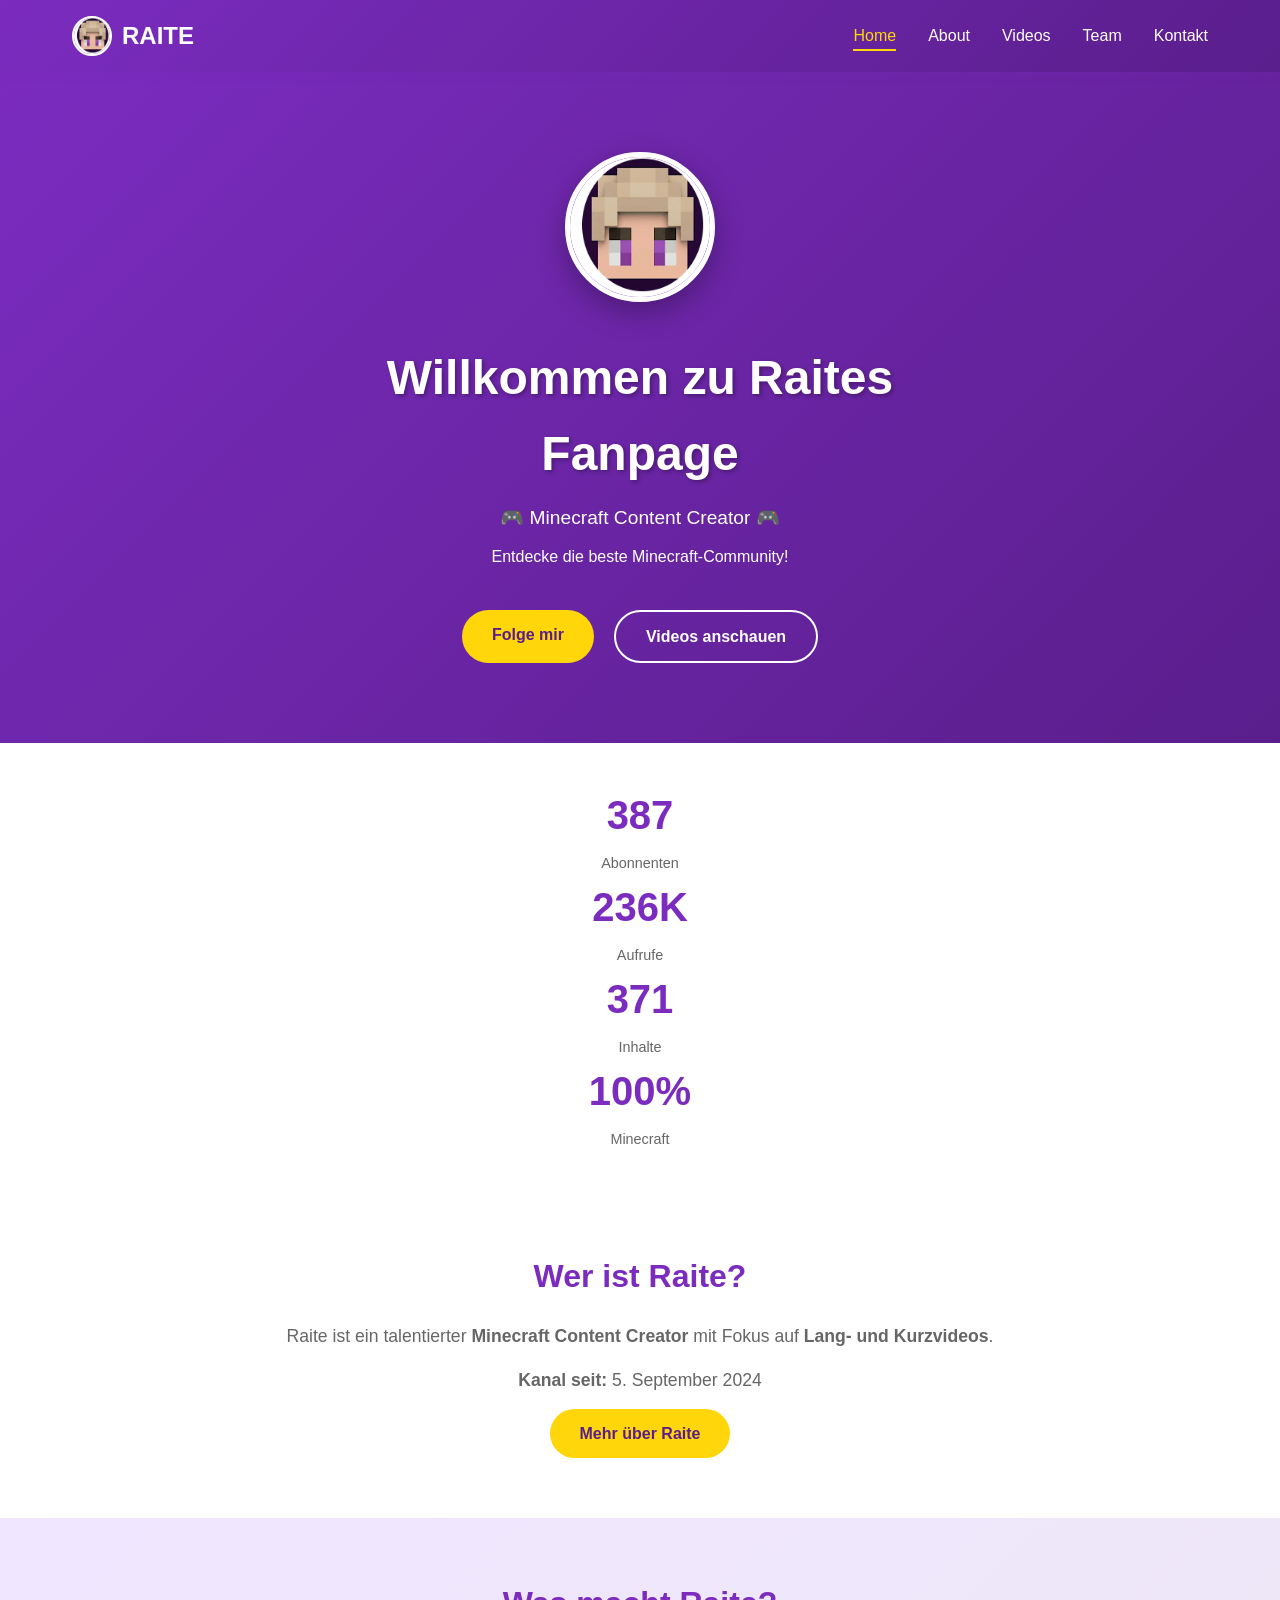
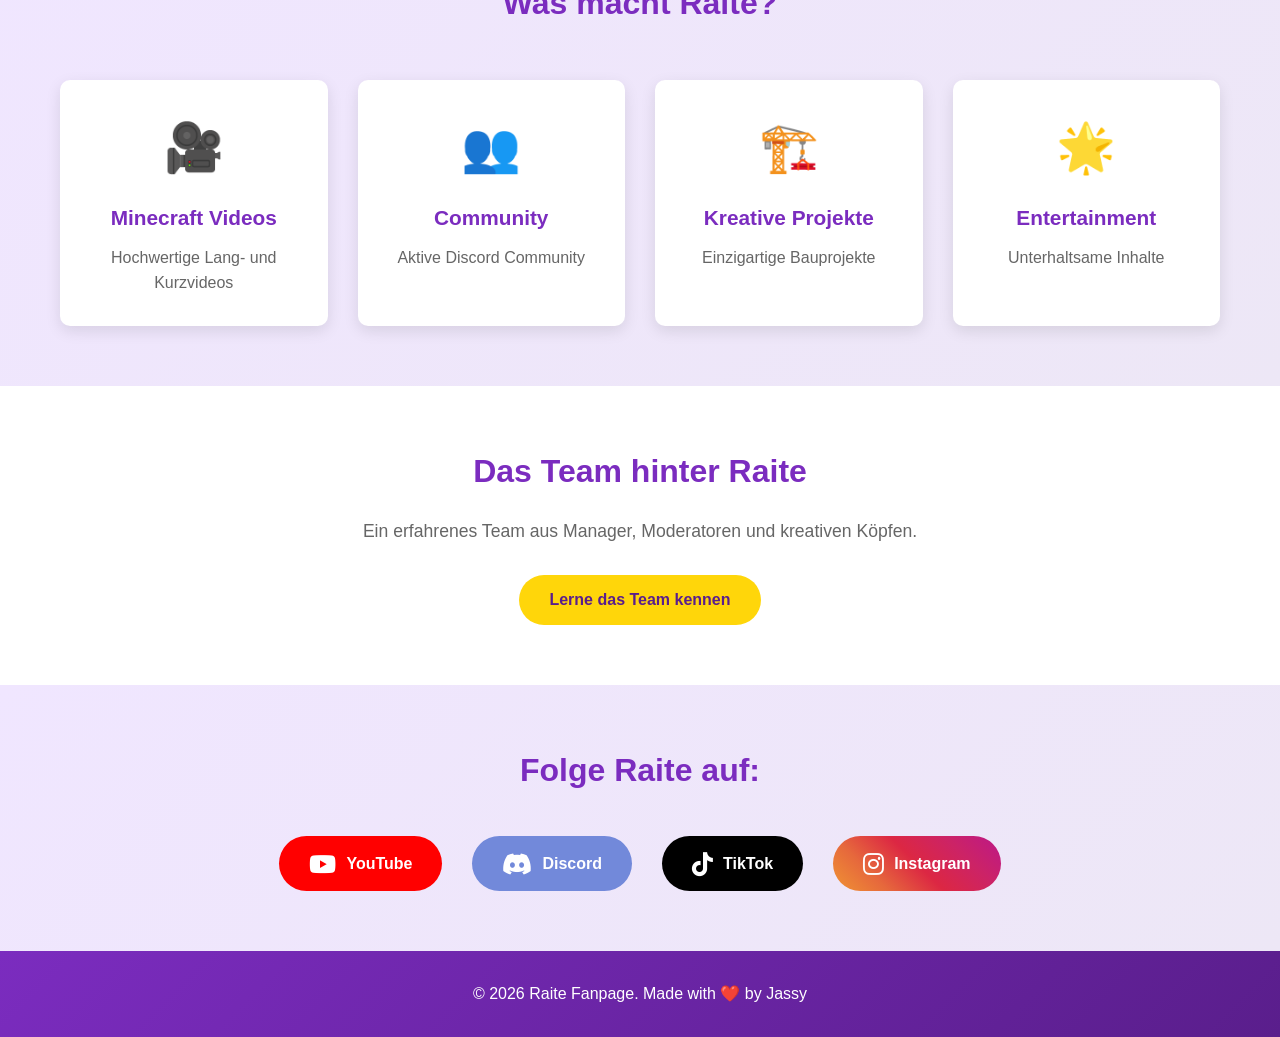
<file: index.html>
<!DOCTYPE html>
<html lang="de">
<head>
    <meta charset="UTF-8">
    <meta name="viewport" content="width=device-width, initial-scale=1.0">
    <title>Raite - Fanpage</title>
    <link rel="stylesheet" href="style.css">
    <link rel="stylesheet" href="https://cdnjs.cloudflare.com/ajax/libs/font-awesome/6.4.0/css/all.min.css">
</head>
<body>
    <nav class="navbar">
        <div class="nav-container">
            <div class="nav-logo">
                <img src="raite-logo.png" alt="Raite Logo" class="logo-img">
                <span>RAITE</span>
            </div>
            <ul class="nav-menu">
                <li><a href="index.html" class="nav-link active">Home</a></li>
                <li><a href="about.html" class="nav-link">About</a></li>
                <li><a href="videos.html" class="nav-link">Videos</a></li>
                <li><a href="team.html" class="nav-link">Team</a></li>
                <li><a href="contact.html" class="nav-link">Kontakt</a></li>
            </ul>
            <div class="hamburger">
                <span></span>
                <span></span>
                <span></span>
            </div>
        </div>
    </nav>

    <section class="hero">
        <div class="hero-content">
            <img src="raite-logo.png" alt="Raite" class="hero-image">
            <h1>Willkommen zu Raites Fanpage</h1>
            <p>🎮 Minecraft Content Creator 🎮</p>
            <p class="hero-subtitle">Entdecke die beste Minecraft-Community!</p>
            <div class="hero-buttons">
                <a href="#social" class="btn btn-primary">Folge mir</a>
                <a href="videos.html" class="btn btn-secondary">Videos anschauen</a>
            </div>
        </div>
    </section>

    <section class="quick-stats">
        <div class="container">
            <div class="stat-item">
                <span class="stat-number">387</span>
                <span class="stat-label">Abonnenten</span>
            </div>
            <div class="stat-item">
                <span class="stat-number">236K</span>
                <span class="stat-label">Aufrufe</span>
            </div>
            <div class="stat-item">
                <span class="stat-number">371</span>
                <span class="stat-label">Inhalte</span>
            </div>
            <div class="stat-item">
                <span class="stat-number">100%</span>
                <span class="stat-label">Minecraft</span>
            </div>
        </div>
    </section>

    <section class="about-preview">
        <div class="container">
            <h2>Wer ist Raite?</h2>
            <p>Raite ist ein talentierter <strong>Minecraft Content Creator</strong> mit Fokus auf <strong>Lang- und Kurzvideos</strong>.</p>
            <p><strong>Kanal seit:</strong> 5. September 2024</p>
            <a href="about.html" class="btn btn-primary">Mehr über Raite</a>
        </div>
    </section>

    <section class="features-home">
        <div class="container">
            <h2>Was macht Raite?</h2>
            <div class="features-home-grid">
                <div class="feature-home-card">
                    <div class="feature-home-icon">🎥</div>
                    <h3>Minecraft Videos</h3>
                    <p>Hochwertige Lang- und Kurzvideos</p>
                </div>
                <div class="feature-home-card">
                    <div class="feature-home-icon">👥</div>
                    <h3>Community</h3>
                    <p>Aktive Discord Community</p>
                </div>
                <div class="feature-home-card">
                    <div class="feature-home-icon">🏗️</div>
                    <h3>Kreative Projekte</h3>
                    <p>Einzigartige Bauprojekte</p>
                </div>
                <div class="feature-home-card">
                    <div class="feature-home-icon">🌟</div>
                    <h3>Entertainment</h3>
                    <p>Unterhaltsame Inhalte</p>
                </div>
            </div>
        </div>
    </section>

    <section class="team-preview">
        <div class="container">
            <h2>Das Team hinter Raite</h2>
            <p>Ein erfahrenes Team aus Manager, Moderatoren und kreativen Köpfen.</p>
            <a href="team.html" class="btn btn-primary">Lerne das Team kennen</a>
        </div>
    </section>

    <section class="social" id="social">
        <div class="container">
            <h2>Folge Raite auf:</h2>
            <div class="social-links">
                <a href="https://www.youtube.com/@raite_og" target="_blank" class="social-btn youtube">
                    <i class="fab fa-youtube"></i> YouTube
                </a>
                <a href="https://discord.gg/ZVHypbQXDA" target="_blank" class="social-btn discord">
                    <i class="fab fa-discord"></i> Discord
                </a>
                <a href="https://tiktok.com/@raite_ogyt?_r=1&_t=ZG-95JbChADWHg" target="_blank" class="social-btn tiktok">
                    <i class="fab fa-tiktok"></i> TikTok
                </a>
                <a href="https://instagram.com/raite_og?igsh=ZHF6MzBkODdyaTN5&utm_source=qr" target="_blank" class="social-btn instagram">
                    <i class="fab fa-instagram"></i> Instagram
                </a>
            </div>
        </div>
    </section>

    <footer class="footer">
        <p>&copy; 2026 Raite Fanpage. Made with ❤️ by Jassy</p>
    </footer>

    <script src="script.js"></script>
</body>
</html>
</file>
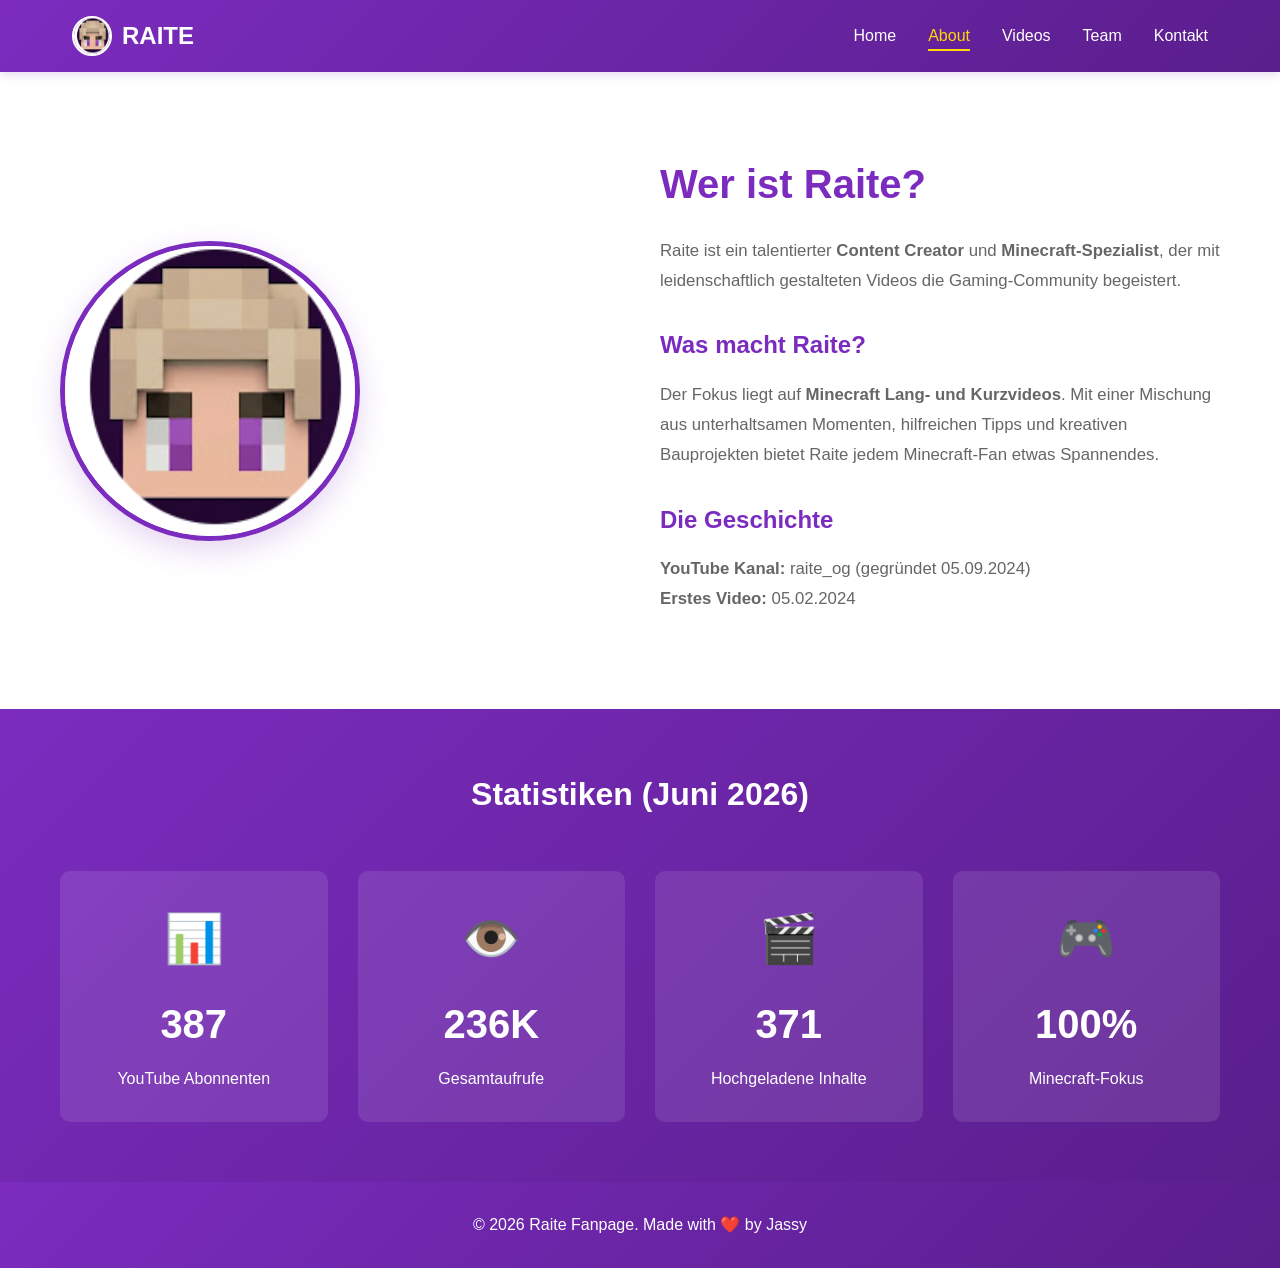
<file: about.html>
<!DOCTYPE html>
<html lang="de">
<head>
    <meta charset="UTF-8">
    <meta name="viewport" content="width=device-width, initial-scale=1.0">
    <title>Über Raite - Fanpage</title>
    <link rel="stylesheet" href="style.css">
    <link rel="stylesheet" href="https://cdnjs.cloudflare.com/ajax/libs/font-awesome/6.4.0/css/all.min.css">
</head>
<body>
    <nav class="navbar">
        <div class="nav-container">
            <div class="nav-logo">
                <img src="raite-logo.png" alt="Raite Logo" class="logo-img">
                <span>RAITE</span>
            </div>
            <ul class="nav-menu">
                <li><a href="index.html" class="nav-link">Home</a></li>
                <li><a href="about.html" class="nav-link active">About</a></li>
                <li><a href="videos.html" class="nav-link">Videos</a></li>
                <li><a href="team.html" class="nav-link">Team</a></li>
                <li><a href="contact.html" class="nav-link">Kontakt</a></li>
            </ul>
            <div class="hamburger"><span></span><span></span><span></span></div>
        </div>
    </nav>

    <section class="about-section">
        <div class="container">
            <div class="about-content">
                <img src="raite-logo.png" alt="Raite" class="about-image">
                <div class="about-text">
                    <h1>Wer ist Raite?</h1>
                    <p>Raite ist ein talentierter <strong>Content Creator</strong> und <strong>Minecraft-Spezialist</strong>, der mit leidenschaftlich gestalteten Videos die Gaming-Community begeistert.</p>
                    
                    <h2>Was macht Raite?</h2>
                    <p>Der Fokus liegt auf <strong>Minecraft Lang- und Kurzvideos</strong>. Mit einer Mischung aus unterhaltsamen Momenten, hilfreichen Tipps und kreativen Bauprojekten bietet Raite jedem Minecraft-Fan etwas Spannendes.</p>
                    
                    <h2>Die Geschichte</h2>
                    <p><strong>YouTube Kanal:</strong> raite_og (gegründet 05.09.2024)<br>
                    <strong>Erstes Video:</strong> 05.02.2024</p>
                </div>
            </div>
        </div>
    </section>

    <section class="stats">
        <div class="container">
            <h2 style="text-align: center; color: white; margin-bottom: 50px; font-size: 2rem;">Statistiken (Juni 2026)</h2>
            <div class="stats-grid">
                <div class="stat-box">
                    <div class="stat-icon">📊</div>
                    <div class="stat-number">387</div>
                    <p>YouTube Abonnenten</p>
                </div>
                <div class="stat-box">
                    <div class="stat-icon">👁️</div>
                    <div class="stat-number">236K</div>
                    <p>Gesamtaufrufe</p>
                </div>
                <div class="stat-box">
                    <div class="stat-icon">🎬</div>
                    <div class="stat-number">371</div>
                    <p>Hochgeladene Inhalte</p>
                </div>
                <div class="stat-box">
                    <div class="stat-icon">🎮</div>
                    <div class="stat-number">100%</div>
                    <p>Minecraft-Fokus</p>
                </div>
            </div>
        </div>
    </section>

    <footer class="footer">
        <p>&copy; 2026 Raite Fanpage. Made with ❤️ by Jassy</p>
    </footer>

    <script src="script.js"></script>
</body>
</html>
</file>
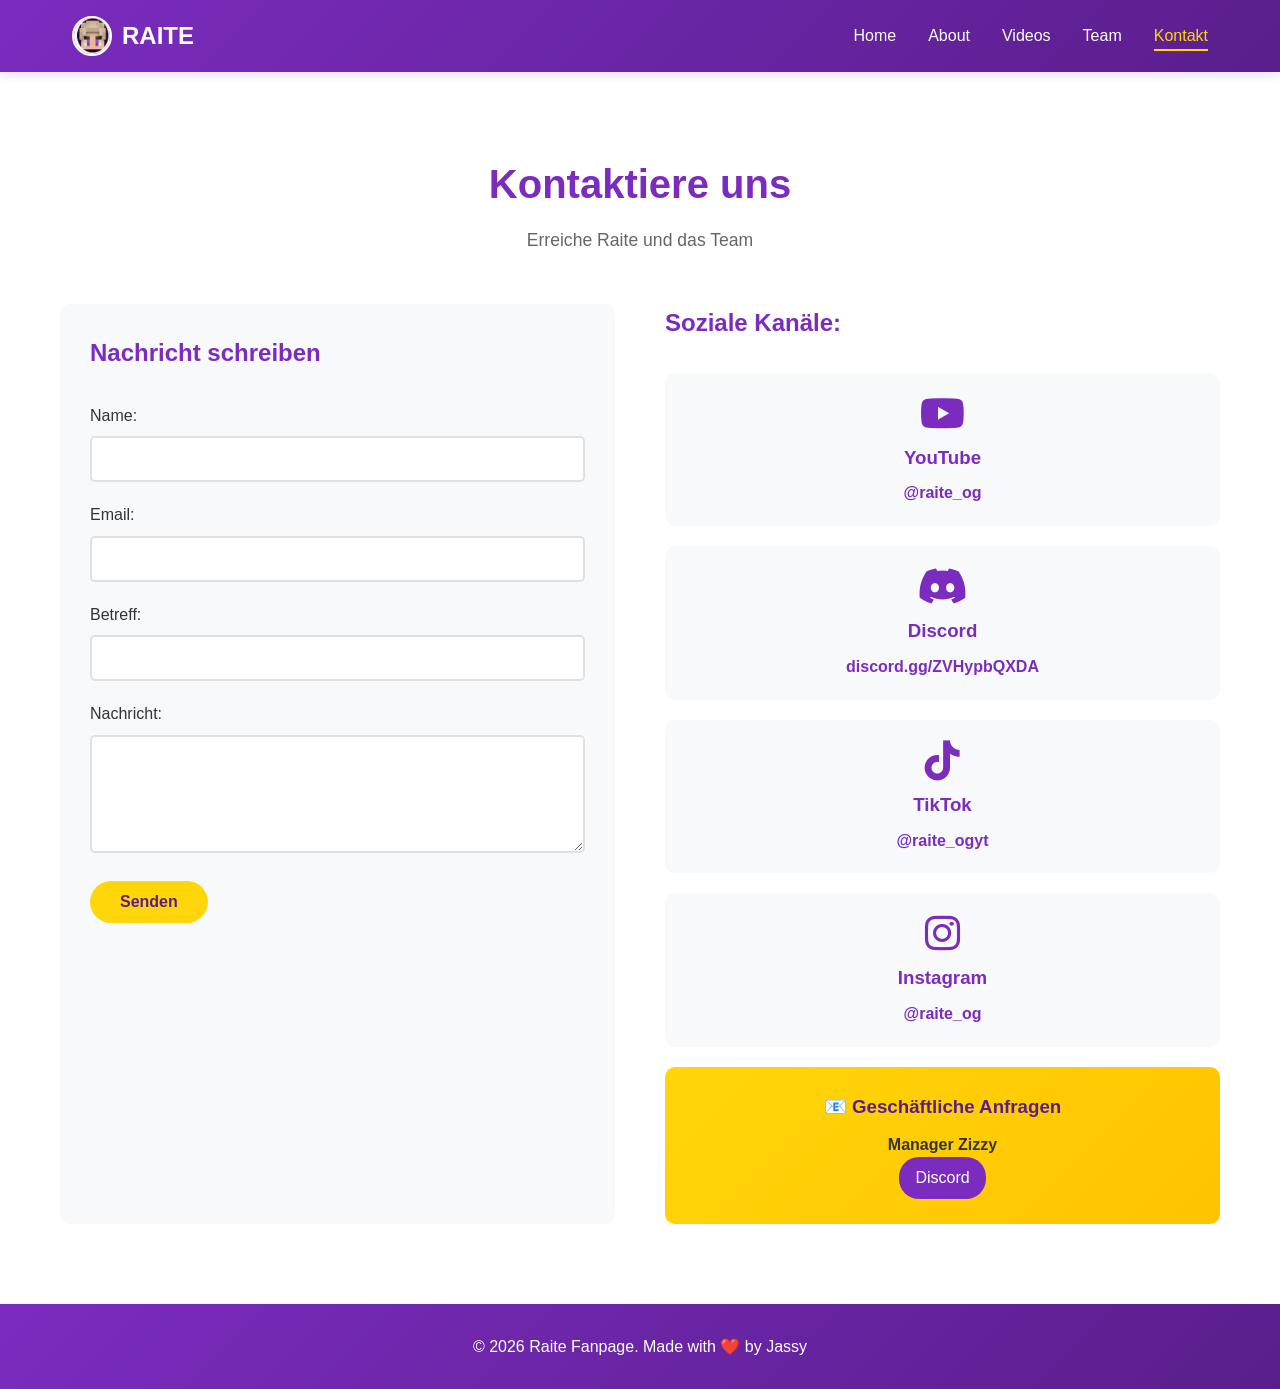
<file: contact.html>
<!DOCTYPE html>
<html lang="de">
<head>
    <meta charset="UTF-8">
    <meta name="viewport" content="width=device-width, initial-scale=1.0">
    <title>Kontakt - Raite Fanpage</title>
    <link rel="stylesheet" href="style.css">
    <link rel="stylesheet" href="https://cdnjs.cloudflare.com/ajax/libs/font-awesome/6.4.0/css/all.min.css">
</head>
<body>
    <nav class="navbar">
        <div class="nav-container">
            <div class="nav-logo">
                <img src="raite-logo.png" alt="Raite Logo" class="logo-img">
                <span>RAITE</span>
            </div>
            <ul class="nav-menu">
                <li><a href="index.html" class="nav-link">Home</a></li>
                <li><a href="about.html" class="nav-link">About</a></li>
                <li><a href="videos.html" class="nav-link">Videos</a></li>
                <li><a href="team.html" class="nav-link">Team</a></li>
                <li><a href="contact.html" class="nav-link active">Kontakt</a></li>
            </ul>
            <div class="hamburger"><span></span><span></span><span></span></div>
        </div>
    </nav>

    <section class="contact-section">
        <div class="container">
            <h1>Kontaktiere uns</h1>
            <p class="subtitle">Erreiche Raite und das Team</p>
            
            <div class="contact-content">
                <div class="contact-form">
                    <h2>Nachricht schreiben</h2>
                    <form>
                        <div class="form-group">
                            <label for="name">Name:</label>
                            <input type="text" id="name" name="name" required>
                        </div>
                        <div class="form-group">
                            <label for="email">Email:</label>
                            <input type="email" id="email" name="email" required>
                        </div>
                        <div class="form-group">
                            <label for="subject">Betreff:</label>
                            <input type="text" id="subject" name="subject" required>
                        </div>
                        <div class="form-group">
                            <label for="message">Nachricht:</label>
                            <textarea id="message" name="message" rows="5" required></textarea>
                        </div>
                        <button type="submit" class="btn btn-primary">Senden</button>
                    </form>
                </div>

                <div class="contact-info">
                    <h2>Soziale Kanäle:</h2>
                    <div class="contact-methods">
                        <div class="method">
                            <i class="fab fa-youtube"></i>
                            <h3>YouTube</h3>
                            <a href="https://www.youtube.com/@raite_og" target="_blank" class="method-link">@raite_og</a>
                        </div>
                        <div class="method">
                            <i class="fab fa-discord"></i>
                            <h3>Discord</h3>
                            <a href="https://discord.gg/ZVHypbQXDA" target="_blank" class="method-link">discord.gg/ZVHypbQXDA</a>
                        </div>
                        <div class="method">
                            <i class="fab fa-tiktok"></i>
                            <h3>TikTok</h3>
                            <a href="https://tiktok.com/@raite_ogyt?_r=1&_t=ZG-95JbChADWHg" target="_blank" class="method-link">@raite_ogyt</a>
                        </div>
                        <div class="method">
                            <i class="fab fa-instagram"></i>
                            <h3>Instagram</h3>
                            <a href="https://instagram.com/raite_og?igsh=ZHF6MzBkODdyaTN5&utm_source=qr" target="_blank" class="method-link">@raite_og</a>
                        </div>
                    </div>

                    <div class="business-inquiry-contact">
                        <h3>📧 Geschäftliche Anfragen</h3>
                        <strong>Manager Zizzy</strong>
                        <p><a href="https://discord.gg/v5js8z9e" target="_blank">Discord</a></p>
                    </div>
                </div>
            </div>
        </div>
    </section>

    <footer class="footer">
        <p>&copy; 2026 Raite Fanpage. Made with ❤️ by Jassy</p>
    </footer>

    <script src="script.js"></script>
</body>
</html>
</file>
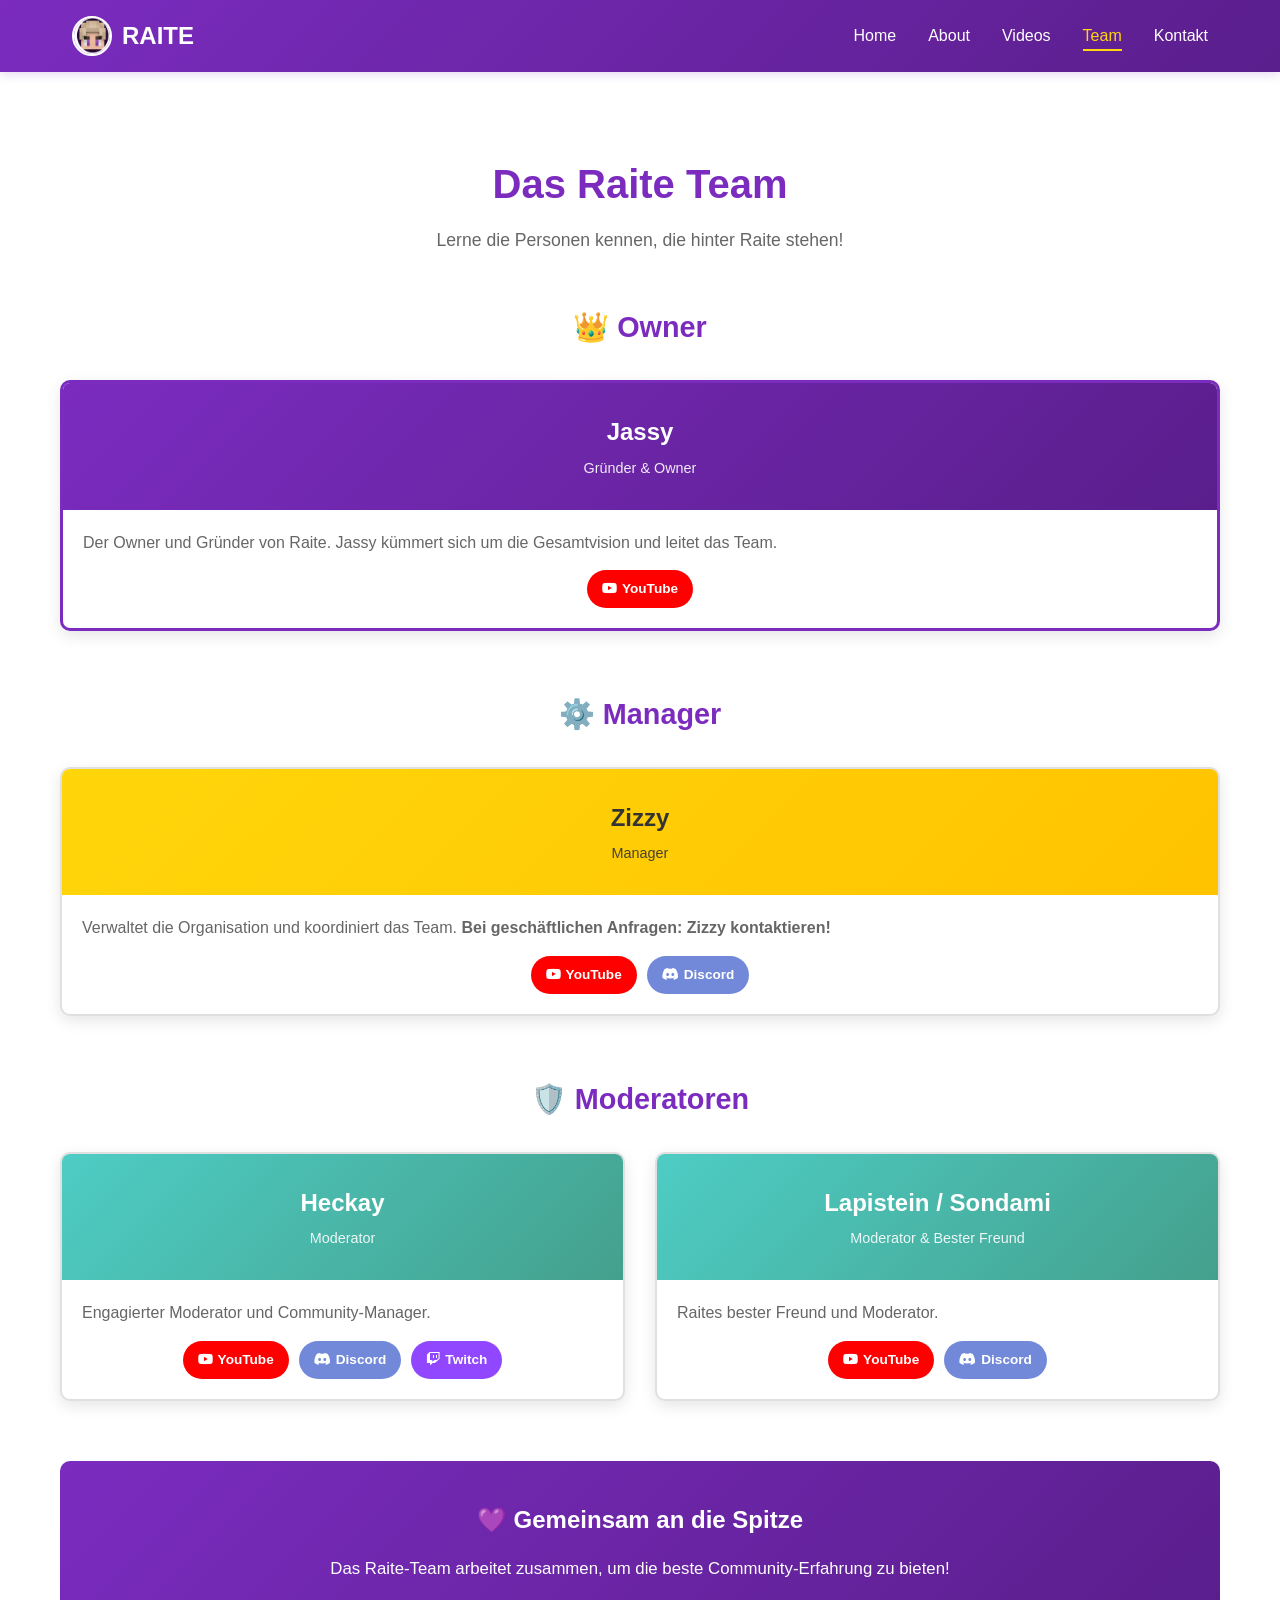
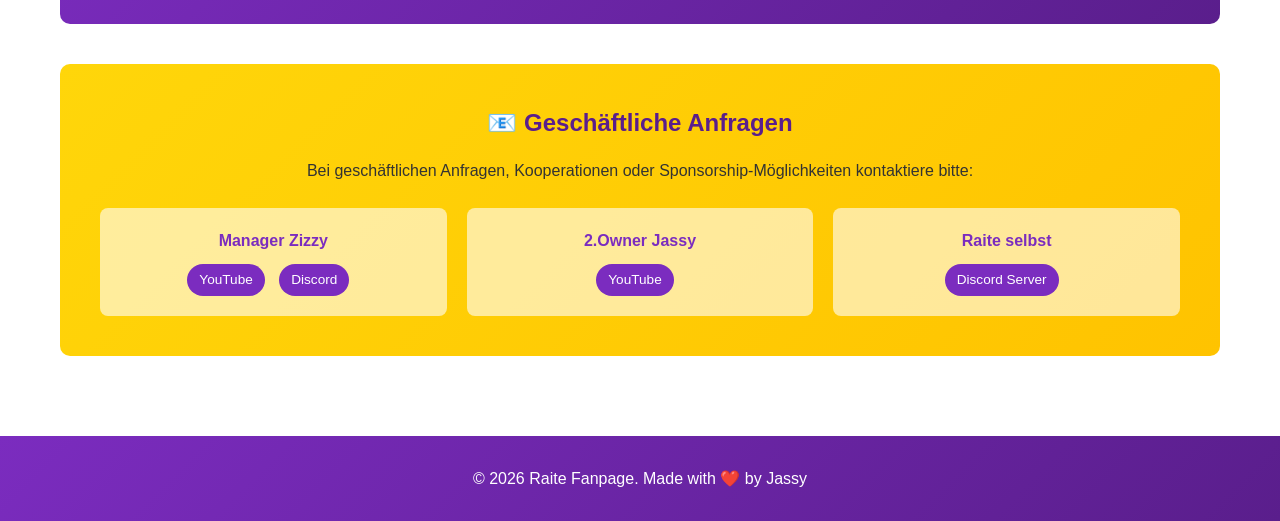
<file: team.html>
<!DOCTYPE html>
<html lang="de">
<head>
    <meta charset="UTF-8">
    <meta name="viewport" content="width=device-width, initial-scale=1.0">
    <title>Team - Raite Fanpage</title>
    <link rel="stylesheet" href="style.css">
    <link rel="stylesheet" href="https://cdnjs.cloudflare.com/ajax/libs/font-awesome/6.4.0/css/all.min.css">
</head>
<body>
    <nav class="navbar">
        <div class="nav-container">
            <div class="nav-logo">
                <img src="raite-logo.png" alt="Raite Logo" class="logo-img">
                <span>RAITE</span>
            </div>
            <ul class="nav-menu">
                <li><a href="index.html" class="nav-link">Home</a></li>
                <li><a href="about.html" class="nav-link">About</a></li>
                <li><a href="videos.html" class="nav-link">Videos</a></li>
                <li><a href="team.html" class="nav-link active">Team</a></li>
                <li><a href="contact.html" class="nav-link">Kontakt</a></li>
            </ul>
            <div class="hamburger"><span></span><span></span><span></span></div>
        </div>
    </nav>

    <section class="team-section">
        <div class="container">
            <h1>Das Raite Team</h1>
            <p class="subtitle">Lerne die Personen kennen, die hinter Raite stehen!</p>

            <div class="team-category">
                <h2 class="category-title">👑 Owner</h2>
                <div class="team-grid">
                    <div class="team-card owner-card">
                        <div class="member-header owner-header">
                            <h3>Jassy</h3>
                            <p class="role">Gründer & Owner</p>
                        </div>
                        <div class="member-info">
                            <p>Der Owner und Gründer von Raite. Jassy kümmert sich um die Gesamtvision und leitet das Team.</p>
                            <div class="member-links">
                                <a href="https://www.youtube.com/@JassymcHD" target="_blank" class="link-btn youtube">
                                    <i class="fab fa-youtube"></i> YouTube
                                </a>
                            </div>
                        </div>
                    </div>
                </div>
            </div>

            <div class="team-category">
                <h2 class="category-title">⚙️ Manager</h2>
                <div class="team-grid">
                    <div class="team-card">
                        <div class="member-header manager-header">
                            <h3>Zizzy</h3>
                            <p class="role">Manager</p>
                        </div>
                        <div class="member-info">
                            <p>Verwaltet die Organisation und koordiniert das Team. <strong>Bei geschäftlichen Anfragen: Zizzy kontaktieren!</strong></p>
                            <div class="member-links">
                                <a href="https://www.youtube.com/@ZizzyTheGoat" target="_blank" class="link-btn youtube">
                                    <i class="fab fa-youtube"></i> YouTube
                                </a>
                                <a href="https://discord.gg/v5js8z9e" target="_blank" class="link-btn discord">
                                    <i class="fab fa-discord"></i> Discord
                                </a>
                            </div>
                        </div>
                    </div>
                </div>
            </div>

            <div class="team-category">
                <h2 class="category-title">🛡️ Moderatoren</h2>
                <div class="team-grid">
                    <div class="team-card">
                        <div class="member-header moderator-header">
                            <h3>Heckay</h3>
                            <p class="role">Moderator</p>
                        </div>
                        <div class="member-info">
                            <p>Engagierter Moderator und Community-Manager.</p>
                            <div class="member-links">
                                <a href="https://www.youtube.com/@MHeckay" target="_blank" class="link-btn youtube"><i class="fab fa-youtube"></i> YouTube</a>
                                <a href="https://discord.gg/wqUaEeQq" target="_blank" class="link-btn discord"><i class="fab fa-discord"></i> Discord</a>
                                <a href="https://www.twitch.tv/exd_heckay" target="_blank" class="link-btn twitch"><i class="fab fa-twitch"></i> Twitch</a>
                            </div>
                        </div>
                    </div>

                    <div class="team-card">
                        <div class="member-header moderator-header">
                            <h3>Lapistein / Sondami</h3>
                            <p class="role">Moderator & Bester Freund</p>
                        </div>
                        <div class="member-info">
                            <p>Raites bester Freund und Moderator.</p>
                            <div class="member-links">
                                <a href="https://youtube.com/@lapisstein_14?si=DV1vpdkR7yo-dtL2" target="_blank" class="link-btn youtube"><i class="fab fa-youtube"></i> YouTube</a>
                                <a href="https://discord.gg/JSg2fpcPn" target="_blank" class="link-btn discord"><i class="fab fa-discord"></i> Discord</a>
                            </div>
                        </div>
                    </div>
                </div>
            </div>

            <div class="team-info-box">
                <h3>💜 Gemeinsam an die Spitze</h3>
                <p>Das Raite-Team arbeitet zusammen, um die beste Community-Erfahrung zu bieten!</p>
            </div>

            <div class="business-inquiry-box">
                <h3>📧 Geschäftliche Anfragen</h3>
                <p>Bei geschäftlichen Anfragen, Kooperationen oder Sponsorship-Möglichkeiten kontaktiere bitte:</p>
                <div class="business-contacts">
                    <div class="business-contact">
                        <strong>Manager Zizzy</strong>
                        <a href="https://www.youtube.com/@ZizzyTheGoat" target="_blank">YouTube</a>
                        <a href="https://discord.gg/v5js8z9e" target="_blank">Discord</a>
                    </div>
                    <div class="business-contact">
                        <strong>2.Owner Jassy</strong>
                        <a href="https://www.youtube.com/@JassymcHD" target="_blank">YouTube</a>
                    </div>
                    <div class="business-contact">
                        <strong>Raite selbst</strong>
                        <a href="https://discord.gg/ZVHypbQXDA" target="_blank">Discord Server</a>
                    </div>
                </div>
            </div>
        </div>
    </section>

    <footer class="footer">
        <p>&copy; 2026 Raite Fanpage. Made with ❤️ by Jassy</p>
    </footer>

    <script src="script.js"></script>
</body>
</html>
</file>
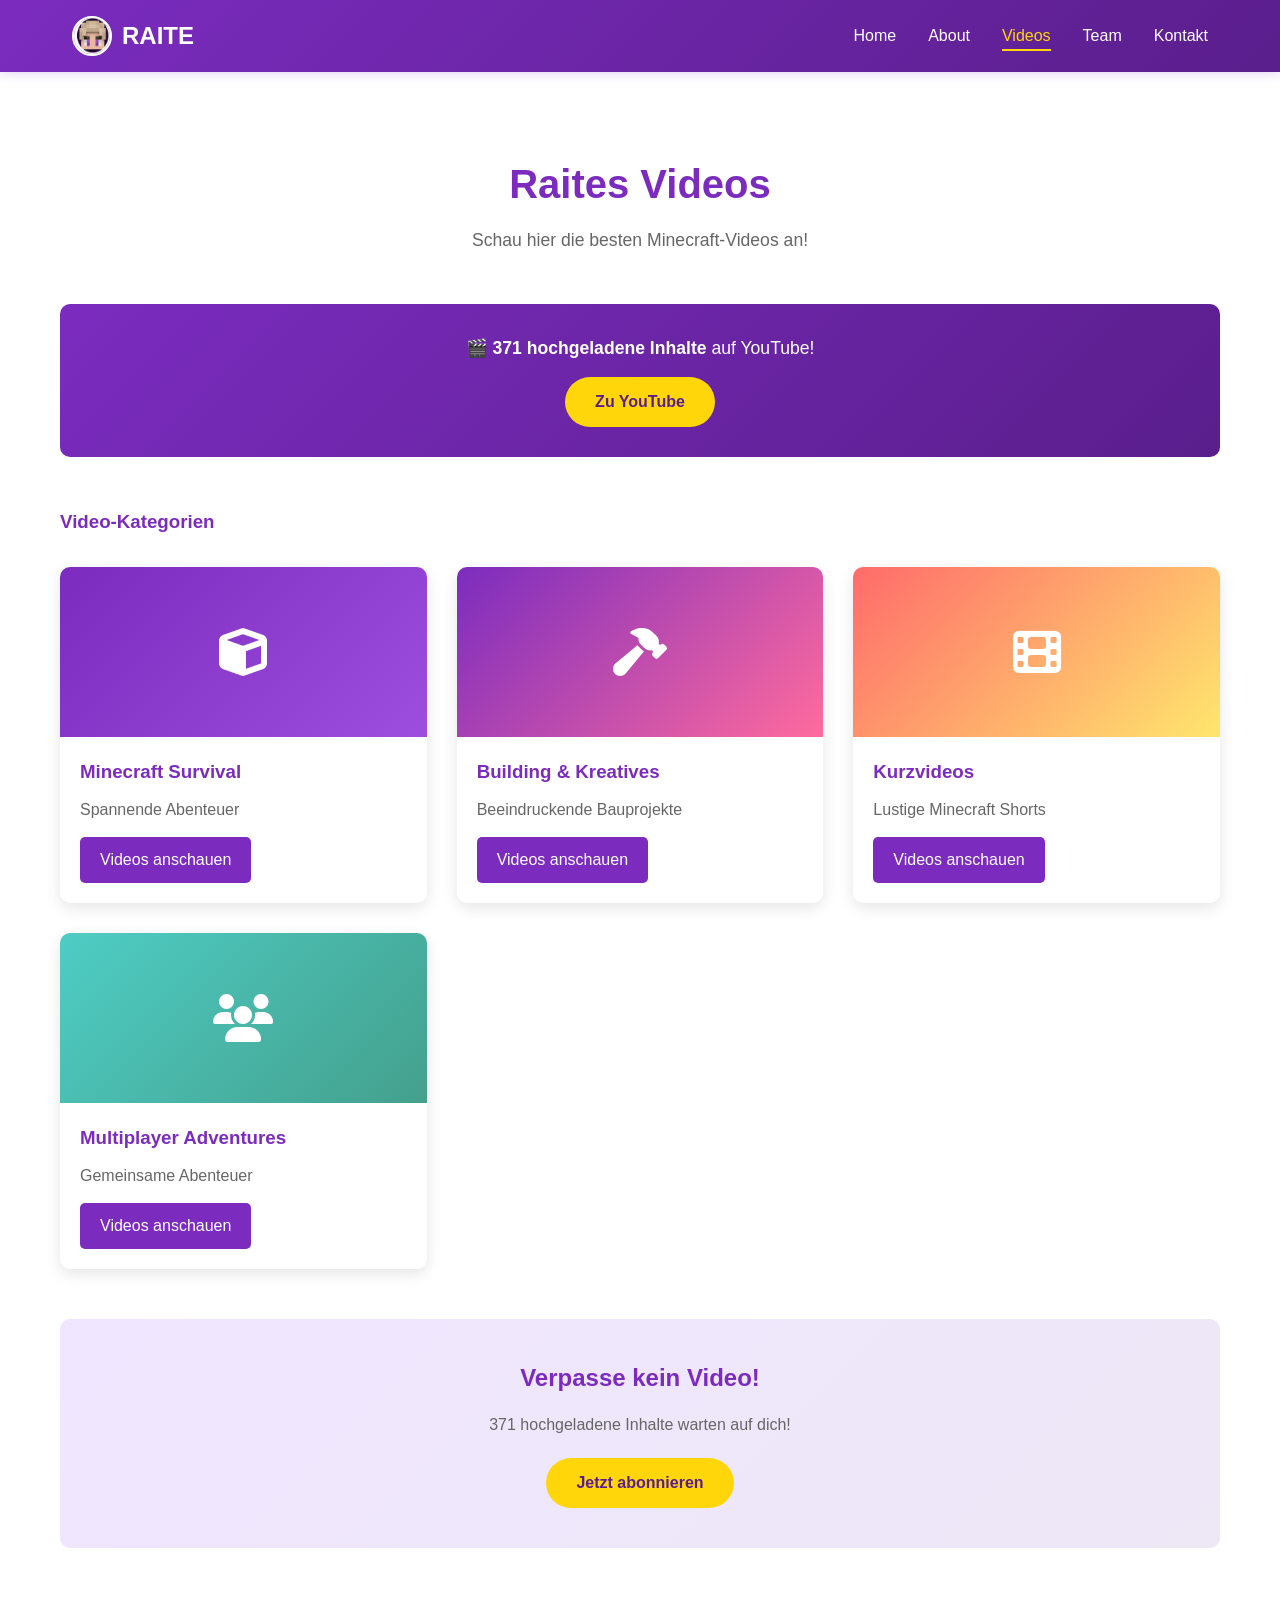
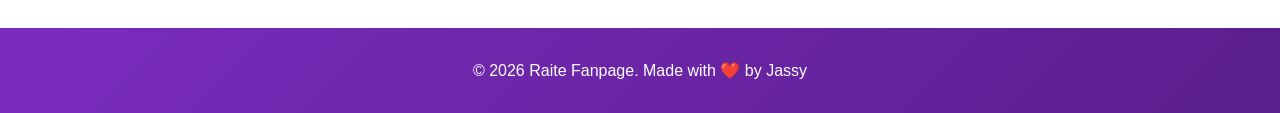
<file: videos.html>
<!DOCTYPE html>
<html lang="de">
<head>
    <meta charset="UTF-8">
    <meta name="viewport" content="width=device-width, initial-scale=1.0">
    <title>Videos - Raite Fanpage</title>
    <link rel="stylesheet" href="style.css">
    <link rel="stylesheet" href="https://cdnjs.cloudflare.com/ajax/libs/font-awesome/6.4.0/css/all.min.css">
</head>
<body>
    <nav class="navbar">
        <div class="nav-container">
            <div class="nav-logo">
                <img src="raite-logo.png" alt="Raite Logo" class="logo-img">
                <span>RAITE</span>
            </div>
            <ul class="nav-menu">
                <li><a href="index.html" class="nav-link">Home</a></li>
                <li><a href="about.html" class="nav-link">About</a></li>
                <li><a href="videos.html" class="nav-link active">Videos</a></li>
                <li><a href="team.html" class="nav-link">Team</a></li>
                <li><a href="contact.html" class="nav-link">Kontakt</a></li>
            </ul>
            <div class="hamburger"><span></span><span></span><span></span></div>
        </div>
    </nav>

    <section class="videos-section">
        <div class="container">
            <h1>Raites Videos</h1>
            <p class="subtitle">Schau hier die besten Minecraft-Videos an!</p>
            
            <div class="videos-notice">
                <p>🎬 <strong>371 hochgeladene Inhalte</strong> auf YouTube!</p>
                <a href="https://www.youtube.com/@raite_og" target="_blank" class="btn btn-primary">Zu YouTube</a>
            </div>

            <h3 style="margin-top: 50px; margin-bottom: 30px; color: var(--primary-color);">Video-Kategorien</h3>
            <div class="videos-grid">
                <div class="video-card">
                    <div class="video-thumbnail">
                        <div class="video-thumbnail-placeholder"><i class="fas fa-cube"></i></div>
                        <div class="play-button"><i class="fas fa-play"></i></div>
                    </div>
                    <div class="video-info">
                        <h3>Minecraft Survival</h3>
                        <p>Spannende Abenteuer</p>
                        <a href="https://www.youtube.com/@raite_og" target="_blank" class="watch-btn">Videos anschauen</a>
                    </div>
                </div>

                <div class="video-card">
                    <div class="video-thumbnail">
                        <div class="video-thumbnail-placeholder" style="background: linear-gradient(135deg, #7B2CBF 0%, #FF6B9D 100%);"><i class="fas fa-hammer"></i></div>
                        <div class="play-button"><i class="fas fa-play"></i></div>
                    </div>
                    <div class="video-info">
                        <h3>Building & Kreatives</h3>
                        <p>Beeindruckende Bauprojekte</p>
                        <a href="https://www.youtube.com/@raite_og" target="_blank" class="watch-btn">Videos anschauen</a>
                    </div>
                </div>

                <div class="video-card">
                    <div class="video-thumbnail">
                        <div class="video-thumbnail-placeholder" style="background: linear-gradient(135deg, #FF6B6B 0%, #FFE66D 100%);"><i class="fas fa-film"></i></div>
                        <div class="play-button"><i class="fas fa-play"></i></div>
                    </div>
                    <div class="video-info">
                        <h3>Kurzvideos</h3>
                        <p>Lustige Minecraft Shorts</p>
                        <a href="https://www.youtube.com/@raite_og" target="_blank" class="watch-btn">Videos anschauen</a>
                    </div>
                </div>

                <div class="video-card">
                    <div class="video-thumbnail">
                        <div class="video-thumbnail-placeholder" style="background: linear-gradient(135deg, #4ECDC4 0%, #44A08D 100%);"><i class="fas fa-users"></i></div>
                        <div class="play-button"><i class="fas fa-play"></i></div>
                    </div>
                    <div class="video-info">
                        <h3>Multiplayer Adventures</h3>
                        <p>Gemeinsame Abenteuer</p>
                        <a href="https://www.youtube.com/@raite_og" target="_blank" class="watch-btn">Videos anschauen</a>
                    </div>
                </div>
            </div>

            <div class="videos-cta">
                <h3>Verpasse kein Video!</h3>
                <p>371 hochgeladene Inhalte warten auf dich!</p>
                <a href="https://www.youtube.com/@raite_og" target="_blank" class="btn btn-primary">Jetzt abonnieren</a>
            </div>
        </div>
    </section>

    <footer class="footer">
        <p>&copy; 2026 Raite Fanpage. Made with ❤️ by Jassy</p>
    </footer>

    <script src="script.js"></script>
</body>
</html>
</file>
<file: style.css>
* {
    margin: 0;
    padding: 0;
    box-sizing: border-box;
}

:root {
    --primary-color: #7B2CBF;
    --primary-dark: #5A1E8C;
    --primary-light: #9D4EDD;
    --text-color: #333;
    --text-light: #666;
    --bg-color: #f8f9fa;
    --white: #ffffff;
    --transition: all 0.3s ease;
}

body {
    font-family: 'Segoe UI', Tahoma, Geneva, Verdana, sans-serif;
    color: var(--text-color);
    background-color: var(--bg-color);
    line-height: 1.6;
}

.container {
    max-width: 1200px;
    margin: 0 auto;
    padding: 0 20px;
}

.navbar {
    background: linear-gradient(135deg, var(--primary-color) 0%, var(--primary-dark) 100%);
    position: sticky;
    top: 0;
    z-index: 100;
    box-shadow: 0 2px 10px rgba(123, 44, 191, 0.2);
}

.nav-container {
    display: flex;
    justify-content: space-between;
    align-items: center;
    padding: 1rem 2rem;
    max-width: 1200px;
    margin: 0 auto;
}

.nav-logo {
    display: flex;
    align-items: center;
    color: var(--white);
    font-size: 1.5rem;
    font-weight: bold;
    gap: 10px;
}

.logo-img {
    width: 40px;
    height: 40px;
    border-radius: 50%;
    border: 2px solid var(--white);
}

.nav-menu {
    display: flex;
    list-style: none;
    gap: 2rem;
}

.nav-link {
    color: var(--white);
    text-decoration: none;
    transition: var(--transition);
    font-weight: 500;
}

.nav-link:hover,
.nav-link.active {
    color: #FFD60A;
    border-bottom: 2px solid #FFD60A;
    padding-bottom: 5px;
}

.hamburger {
    display: none;
    flex-direction: column;
    cursor: pointer;
}

.hamburger span {
    width: 25px;
    height: 3px;
    background: var(--white);
    margin: 5px 0;
    border-radius: 2px;
}

.hero {
    background: linear-gradient(135deg, var(--primary-color) 0%, var(--primary-dark) 100%);
    color: var(--white);
    padding: 80px 20px;
    text-align: center;
    min-height: 600px;
    display: flex;
    align-items: center;
    justify-content: center;
}

.hero-content {
    max-width: 600px;
}

.hero-image {
    width: 150px;
    height: 150px;
    border-radius: 50%;
    border: 5px solid var(--white);
    margin-bottom: 30px;
    box-shadow: 0 10px 30px rgba(0, 0, 0, 0.3);
    animation: bounce 2s infinite;
}

@keyframes bounce {
    0%, 100% { transform: translateY(0); }
    50% { transform: translateY(-20px); }
}

.hero h1 {
    font-size: 3rem;
    margin-bottom: 10px;
    text-shadow: 2px 2px 4px rgba(0, 0, 0, 0.3);
}

.hero p {
    font-size: 1.2rem;
    margin-bottom: 10px;
}

.hero-subtitle {
    font-size: 1rem !important;
    margin-bottom: 40px !important;
}

.hero-buttons {
    display: flex;
    gap: 20px;
    justify-content: center;
    flex-wrap: wrap;
}

.quick-stats {
    background: var(--white);
    padding: 40px 20px;
    display: grid;
    grid-template-columns: repeat(auto-fit, minmax(150px, 1fr));
    gap: 30px;
    text-align: center;
}

.stat-item {
    display: flex;
    flex-direction: column;
    align-items: center;
}

.stat-number {
    font-size: 2.5rem;
    font-weight: bold;
    color: var(--primary-color);
    margin-bottom: 5px;
}

.stat-label {
    color: var(--text-light);
    font-size: 0.9rem;
}

.btn {
    padding: 12px 30px;
    border: none;
    border-radius: 50px;
    cursor: pointer;
    transition: var(--transition);
    text-decoration: none;
    display: inline-block;
    font-weight: bold;
    font-size: 1rem;
}

.btn-primary {
    background-color: #FFD60A;
    color: var(--primary-dark);
}

.btn-primary:hover {
    background-color: #FFC300;
    transform: translateY(-2px);
    box-shadow: 0 5px 15px rgba(255, 214, 10, 0.4);
}

.btn-secondary {
    background-color: transparent;
    color: var(--white);
    border: 2px solid var(--white);
}

.btn-secondary:hover {
    background-color: var(--white);
    color: var(--primary-color);
    transform: translateY(-2px);
}

.about-preview {
    padding: 60px 20px;
    background: var(--white);
    text-align: center;
}

.about-preview h2 {
    font-size: 2rem;
    margin-bottom: 20px;
    color: var(--primary-color);
}

.about-preview p {
    font-size: 1.1rem;
    color: var(--text-light);
    margin-bottom: 15px;
    max-width: 800px;
    margin-left: auto;
    margin-right: auto;
}

.features-home {
    padding: 60px 20px;
    background: linear-gradient(135deg, #f0e6ff 0%, #ede7f6 100%);
}

.features-home h2 {
    text-align: center;
    font-size: 2rem;
    margin-bottom: 50px;
    color: var(--primary-color);
}

.features-home-grid {
    display: grid;
    grid-template-columns: repeat(auto-fit, minmax(250px, 1fr));
    gap: 30px;
}

.feature-home-card {
    background: var(--white);
    padding: 30px;
    border-radius: 10px;
    text-align: center;
    box-shadow: 0 5px 15px rgba(0, 0, 0, 0.1);
    transition: var(--transition);
}

.feature-home-card:hover {
    transform: translateY(-10px);
    box-shadow: 0 15px 30px rgba(123, 44, 191, 0.2);
}

.feature-home-icon {
    font-size: 3rem;
    margin-bottom: 15px;
}

.feature-home-card h3 {
    color: var(--primary-color);
    margin-bottom: 10px;
    font-size: 1.3rem;
}

.feature-home-card p {
    color: var(--text-light);
}

.team-preview {
    padding: 60px 20px;
    background: var(--white);
    text-align: center;
}

.team-preview h2 {
    font-size: 2rem;
    margin-bottom: 20px;
    color: var(--primary-color);
}

.team-preview p {
    font-size: 1.1rem;
    color: var(--text-light);
    margin-bottom: 30px;
}

.social {
    padding: 60px 20px;
    background: linear-gradient(135deg, #f0e6ff 0%, #ede7f6 100%);
    text-align: center;
}

.social h2 {
    font-size: 2rem;
    margin-bottom: 40px;
    color: var(--primary-color);
}

.social-links {
    display: flex;
    justify-content: center;
    gap: 30px;
    flex-wrap: wrap;
}

.social-btn {
    display: flex;
    align-items: center;
    gap: 10px;
    padding: 15px 30px;
    border-radius: 50px;
    text-decoration: none;
    color: var(--white);
    font-weight: bold;
    transition: var(--transition);
}

.social-btn.youtube {
    background-color: #FF0000;
}

.social-btn.youtube:hover {
    background-color: #CC0000;
    transform: translateY(-5px);
}

.social-btn.discord {
    background-color: #7289DA;
}

.social-btn.discord:hover {
    background-color: #5B73B5;
    transform: translateY(-5px);
}

.social-btn.tiktok {
    background-color: #000;
}

.social-btn.tiktok:hover {
    background-color: #333;
    transform: translateY(-5px);
}

.social-btn.instagram {
    background: linear-gradient(45deg, #f09433 0%, #e6683c 25%, #dc2743 50%, #cc2366 75%, #bc1888 100%);
}

.social-btn.instagram:hover {
    transform: translateY(-5px);
}

.social-btn i {
    font-size: 1.5rem;
}

.about-section {
    padding: 80px 20px;
    background: var(--white);
}

.about-content {
    display: grid;
    grid-template-columns: 1fr 1fr;
    gap: 40px;
    align-items: center;
}

.about-image {
    width: 300px;
    height: 300px;
    border-radius: 50%;
    border: 5px solid var(--primary-color);
    box-shadow: 0 10px 30px rgba(123, 44, 191, 0.2);
}

.about-text h1 {
    color: var(--primary-color);
    font-size: 2.5rem;
    margin-bottom: 20px;
}

.about-text h2 {
    color: var(--primary-color);
    font-size: 1.5rem;
    margin-top: 30px;
    margin-bottom: 15px;
}

.about-text p {
    color: var(--text-light);
    font-size: 1.05rem;
    margin-bottom: 15px;
    line-height: 1.8;
}

.stats {
    padding: 60px 20px;
    background: linear-gradient(135deg, var(--primary-color) 0%, var(--primary-dark) 100%);
}

.stats-grid {
    display: grid;
    grid-template-columns: repeat(auto-fit, minmax(200px, 1fr));
    gap: 30px;
}

.stat-box {
    background: rgba(255, 255, 255, 0.1);
    padding: 30px;
    border-radius: 10px;
    text-align: center;
    color: var(--white);
    transition: var(--transition);
}

.stat-box:hover {
    background: rgba(255, 255, 255, 0.2);
    transform: translateY(-5px);
}

.stat-icon {
    font-size: 3rem;
    margin-bottom: 15px;
}

.stat-box .stat-number {
    font-size: 2.5rem;
    margin-bottom: 10px;
    color: var(--white);
}

.stat-box p {
    font-size: 1rem;
}

.features {
    padding: 60px 20px;
    background: var(--white);
}

.features h2 {
    text-align: center;
    font-size: 2rem;
    margin-bottom: 50px;
    color: var(--primary-color);
}

.features-grid {
    display: grid;
    grid-template-columns: repeat(auto-fit, minmax(280px, 1fr));
    gap: 30px;
}

.feature-card {
    background: linear-gradient(135deg, #f0e6ff 0%, #ede7f6 100%);
    padding: 30px;
    border-radius: 10px;
    text-align: center;
    transition: var(--transition);
}

.feature-card:hover {
    transform: translateY(-5px);
    box-shadow: 0 10px 25px rgba(123, 44, 191, 0.2);
}

.feature-icon {
    font-size: 3rem;
    margin-bottom: 15px;
}

.feature-card h3 {
    color: var(--primary-color);
    margin-bottom: 10px;
}

.feature-card p {
    color: var(--text-light);
}

.team-section {
    padding: 80px 20px;
    background: var(--white);
}

.team-section h1 {
    color: var(--primary-color);
    font-size: 2.5rem;
    text-align: center;
    margin-bottom: 10px;
}

.team-section .subtitle {
    text-align: center;
    color: var(--text-light);
    margin-bottom: 50px;
}

.team-category {
    margin-bottom: 60px;
}

.category-title {
    color: var(--primary-color);
    font-size: 1.8rem;
    margin-bottom: 30px;
    text-align: center;
}

.team-grid {
    display: grid;
    grid-template-columns: repeat(auto-fit, minmax(300px, 1fr));
    gap: 30px;
}

.team-card {
    background: var(--white);
    border-radius: 10px;
    overflow: hidden;
    box-shadow: 0 5px 15px rgba(0, 0, 0, 0.1);
    transition: var(--transition);
    border: 2px solid #e0e0e0;
}

.team-card:hover {
    transform: translateY(-10px);
    box-shadow: 0 15px 30px rgba(123, 44, 191, 0.2);
    border-color: var(--primary-color);
}

.owner-card {
    border: 3px solid var(--primary-color);
}

.member-header {
    padding: 30px 20px;
    text-align: center;
    background: linear-gradient(135deg, #f0e6ff 0%, #ede7f6 100%);
}

.owner-header {
    background: linear-gradient(135deg, var(--primary-color) 0%, var(--primary-dark) 100%);
    color: var(--white);
}

.manager-header {
    background: linear-gradient(135deg, #FFD60A 0%, #FFC300 100%);
    color: var(--text-color);
}

.moderator-header {
    background: linear-gradient(135deg, #4ECDC4 0%, #44A08D 100%);
    color: var(--white);
}

.member-header h3 {
    font-size: 1.5rem;
    margin-bottom: 5px;
    color: inherit;
}

.role {
    font-size: 0.9rem;
    opacity: 0.9;
}

.member-info {
    padding: 20px;
}

.member-info p {
    color: var(--text-light);
    margin-bottom: 15px;
    line-height: 1.6;
}

.member-links {
    display: flex;
    gap: 10px;
    flex-wrap: wrap;
    justify-content: center;
}

.link-btn {
    display: flex;
    align-items: center;
    gap: 5px;
    padding: 8px 15px;
    border-radius: 20px;
    text-decoration: none;
    color: var(--white);
    font-size: 0.85rem;
    font-weight: bold;
    transition: var(--transition);
}

.link-btn.youtube {
    background-color: #FF0000;
}

.link-btn.youtube:hover {
    background-color: #CC0000;
}

.link-btn.discord {
    background-color: #7289DA;
}

.link-btn.discord:hover {
    background-color: #5B73B5;
}

.link-btn.twitch {
    background-color: #9146FF;
}

.link-btn.twitch:hover {
    background-color: #6E38CC;
}

.team-info-box {
    background: linear-gradient(135deg, var(--primary-color) 0%, var(--primary-dark) 100%);
    color: var(--white);
    padding: 40px;
    border-radius: 10px;
    text-align: center;
    margin-top: 60px;
}

.team-info-box h3 {
    font-size: 1.5rem;
    margin-bottom: 15px;
}

.team-info-box p {
    font-size: 1.05rem;
    line-height: 1.8;
}

.business-inquiry-box {
    background: linear-gradient(135deg, #FFD60A 0%, #FFC300 100%);
    color: var(--text-color);
    padding: 40px;
    border-radius: 10px;
    text-align: center;
    margin-top: 40px;
}

.business-inquiry-box h3 {
    font-size: 1.5rem;
    margin-bottom: 15px;
    color: var(--primary-dark);
}

.business-inquiry-box p {
    font-size: 1rem;
    margin-bottom: 25px;
}

.business-contacts {
    display: grid;
    grid-template-columns: repeat(auto-fit, minmax(200px, 1fr));
    gap: 20px;
}

.business-contact {
    background: rgba(255, 255, 255, 0.6);
    padding: 20px;
    border-radius: 8px;
}

.business-contact strong {
    display: block;
    margin-bottom: 10px;
    color: var(--primary-color);
}

.business-contact a {
    display: inline-block;
    margin-right: 10px;
    padding: 5px 12px;
    background-color: var(--primary-color);
    color: var(--white);
    text-decoration: none;
    border-radius: 20px;
    font-size: 0.85rem;
    transition: var(--transition);
}

.business-contact a:hover {
    background-color: var(--primary-dark);
}

.videos-section {
    padding: 80px 20px;
    background: var(--white);
}

.videos-section h1 {
    color: var(--primary-color);
    font-size: 2.5rem;
    text-align: center;
    margin-bottom: 10px;
}

.subtitle {
    text-align: center;
    color: var(--text-light);
    margin-bottom: 50px;
    font-size: 1.1rem;
}

.videos-notice {
    background: linear-gradient(135deg, var(--primary-color) 0%, var(--primary-dark) 100%);
    color: var(--white);
    padding: 30px;
    border-radius: 10px;
    text-align: center;
    margin-bottom: 50px;
}

.videos-notice p {
    font-size: 1.1rem;
    margin-bottom: 15px;
}

.videos-grid {
    display: grid;
    grid-template-columns: repeat(auto-fill, minmax(300px, 1fr));
    gap: 30px;
    margin-bottom: 50px;
}

.video-card {
    background: var(--white);
    border-radius: 10px;
    overflow: hidden;
    box-shadow: 0 5px 15px rgba(0, 0, 0, 0.1);
    transition: var(--transition);
}

.video-card:hover {
    transform: translateY(-10px);
    box-shadow: 0 15px 30px rgba(123, 44, 191, 0.2);
}

.video-thumbnail {
    position: relative;
    overflow: hidden;
    height: 170px;
}

.video-thumbnail-placeholder {
    width: 100%;
    height: 100%;
    display: flex;
    align-items: center;
    justify-content: center;
    font-size: 3rem;
    color: var(--white);
    background: linear-gradient(135deg, #7B2CBF 0%, #9D4EDD 100%);
}

.play-button {
    position: absolute;
    top: 50%;
    left: 50%;
    transform: translate(-50%, -50%);
    width: 60px;
    height: 60px;
    background: rgba(123, 44, 191, 0.9);
    border-radius: 50%;
    display: flex;
    align-items: center;
    justify-content: center;
    color: var(--white);
    font-size: 1.5rem;
    opacity: 0;
    transition: var(--transition);
}

.video-card:hover .play-button {
    opacity: 1;
}

.video-info {
    padding: 20px;
}

.video-info h3 {
    color: var(--primary-color);
    margin-bottom: 10px;
}

.video-info p {
    color: var(--text-light);
    margin-bottom: 15px;
}

.watch-btn {
    display: inline-block;
    background-color: var(--primary-color);
    color: var(--white);
    padding: 10px 20px;
    border-radius: 5px;
    text-decoration: none;
    transition: var(--transition);
}

.watch-btn:hover {
    background-color: var(--primary-dark);
}

.videos-cta {
    background: linear-gradient(135deg, #f0e6ff 0%, #ede7f6 100%);
    padding: 40px;
    border-radius: 10px;
    text-align: center;
}

.videos-cta h3 {
    color: var(--primary-color);
    margin-bottom: 15px;
    font-size: 1.5rem;
}

.videos-cta p {
    color: var(--text-light);
    margin-bottom: 20px;
}

.contact-section {
    padding: 80px 20px;
    background: var(--white);
}

.contact-section h1 {
    color: var(--primary-color);
    font-size: 2.5rem;
    text-align: center;
    margin-bottom: 10px;
}

.contact-content {
    display: grid;
    grid-template-columns: 1fr 1fr;
    gap: 50px;
    margin-top: 50px;
}

.contact-form {
    background: var(--bg-color);
    padding: 30px;
    border-radius: 10px;
}

.contact-form h2 {
    color: var(--primary-color);
    margin-bottom: 30px;
}

.form-group {
    margin-bottom: 20px;
}

.form-group label {
    display: block;
    margin-bottom: 8px;
    font-weight: 500;
}

.form-group input,
.form-group textarea {
    width: 100%;
    padding: 12px;
    border: 2px solid #e0e0e0;
    border-radius: 5px;
    font-size: 1rem;
    font-family: inherit;
    transition: var(--transition);
}

.form-group input:focus,
.form-group textarea:focus {
    outline: none;
    border-color: var(--primary-color);
    box-shadow: 0 0 0 3px rgba(123, 44, 191, 0.1);
}

.contact-info h2 {
    color: var(--primary-color);
    margin-bottom: 30px;
}

.contact-methods {
    display: flex;
    flex-direction: column;
    gap: 20px;
}

.method {
    background: var(--bg-color);
    padding: 20px;
    border-radius: 10px;
    text-align: center;
    transition: var(--transition);
}

.method:hover {
    transform: translateY(-5px);
}

.method i {
    font-size: 2.5rem;
    color: var(--primary-color);
    margin-bottom: 10px;
}

.method h3 {
    color: var(--primary-color);
    margin-bottom: 8px;
}

.method-link {
    color: var(--primary-color);
    text-decoration: none;
    font-weight: bold;
}

.method-link:hover {
    text-decoration: underline;
}

.business-inquiry-contact {
    background: linear-gradient(135deg, #FFD60A 0%, #FFC300 100%);
    padding: 25px;
    border-radius: 10px;
    text-align: center;
    margin-top: 20px;
}

.business-inquiry-contact h3 {
    color: var(--primary-dark);
    margin-bottom: 10px;
}

.business-inquiry-contact a {
    display: inline-block;
    background-color: var(--primary-color);
    color: var(--white);
    padding: 8px 16px;
    border-radius: 20px;
    text-decoration: none;
    transition: var(--transition);
}

.business-inquiry-contact a:hover {
    background-color: var(--primary-dark);
}

.footer {
    background: linear-gradient(135deg, var(--primary-color) 0%, var(--primary-dark) 100%);
    color: var(--white);
    text-align: center;
    padding: 30px 20px;
}

@media (max-width: 768px) {
    .nav-menu {
        display: none;
    }

    .hamburger {
        display: flex;
    }

    .hero h1 {
        font-size: 2rem;
    }

    .about-content {
        grid-template-columns: 1fr;
    }

    .contact-content {
        grid-template-columns: 1fr;
        gap: 30px;
    }

    .team-grid {
        grid-template-columns: 1fr;
    }

    .business-contacts {
        grid-template-columns: 1fr;
    }
}

@media (max-width: 480px) {
    .nav-logo {
        font-size: 1.2rem;
    }

    .hero h1 {
        font-size: 1.5rem;
    }

    .social-btn {
        padding: 10px 20px;
    }
}
</file>
